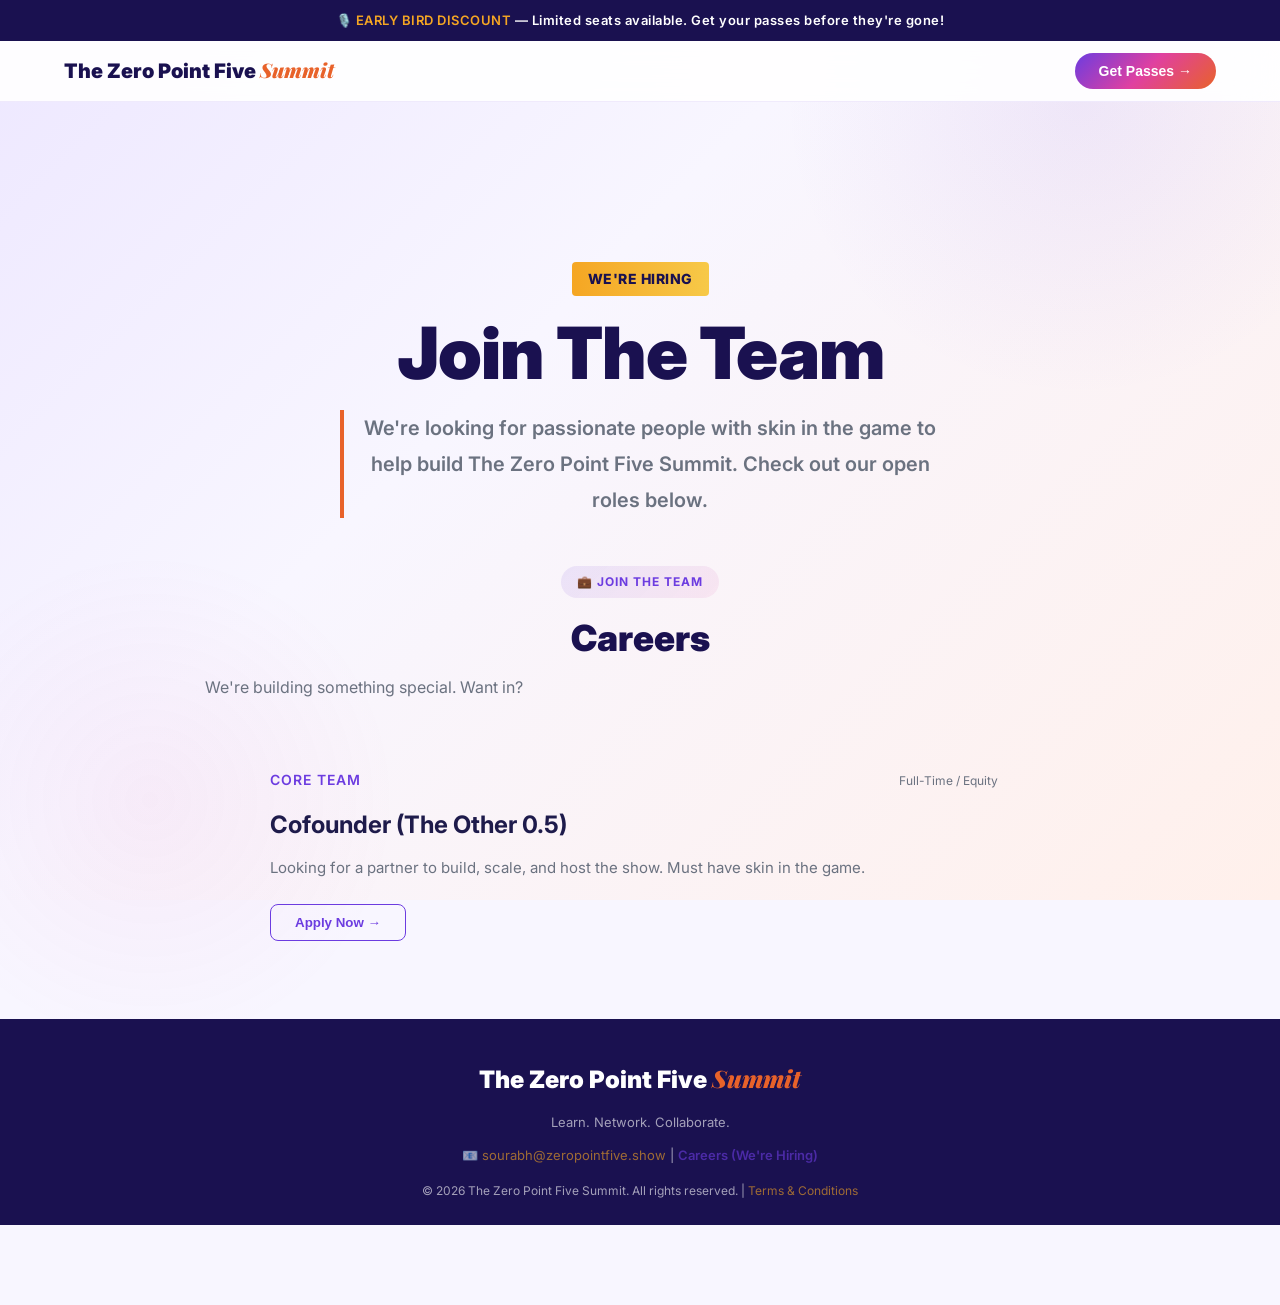
<file: careers.html>
<!DOCTYPE html>
<html lang="en">
<head>
  <meta charset="UTF-8">
  <meta name="viewport" content="width=device-width, initial-scale=1.0">
  <title>The Zero Point Five Summit — Live Panel Discussion with Shark Tank Founders | Pune</title>
  <meta name="description" content="An exclusive live panel discussion with Shark Tank India Featured Founders in Pune. Learn, connect & grow with India's top entrepreneurs. Limited seats — get your passes now.">
  <link rel="stylesheet" href="style.css">
  <link rel="icon" href="data:image/svg+xml,<svg xmlns='http://www.w3.org/2000/svg' viewBox='0 0 100 100'><text y='.9em' font-size='90'>🎙️</text></svg>">
  <!-- Meta Pixel Code -->
  <script>
  !function(f,b,e,v,n,t,s)
  {if(f.fbq)return;n=f.fbq=function(){n.callMethod?
  n.callMethod.apply(n,arguments):n.queue.push(arguments)};
  if(!f._fbq)f._fbq=n;n.push=n;n.loaded=!0;n.version='2.0';
  n.queue=[];t=b.createElement(e);t.async=!0;
  t.src=v;s=b.getElementsByTagName(e)[0];
  s.parentNode.insertBefore(t,s)}(window, document,'script',
  'https://connect.facebook.net/en_US/fbevents.js');
  fbq('init', '1523641102502916');
  fbq('track', 'PageView');
  </script>
  <noscript><img height="1" width="1" style="display:none"
  src="https://www.facebook.com/tr?id=1523641102502916&ev=PageView&noscript=1"
  /></noscript>
  <!-- End Meta Pixel Code -->
</head>
<body>
<div class="page-bg"></div>

<!-- Top Bar -->
<div class="topbar">
  🎙️ <span>EARLY BIRD DISCOUNT</span> — Limited seats available. Get your passes before they're gone!
</div>

<!-- Nav -->
<nav class="navbar">
  <div class="nav-inner">
    <a href="index.html" class="logo">The Zero Point Five <em>Summit</em></a>
    <button class="nav-cta" onclick="window.location.href='https://sortmyscene.com/event/zero-point-five-summit-pune-chapter-jul-26-2026/tickets'">Get Passes →</button>
  </div>
</nav>

<!-- Careers Hero -->
<section class="hero" style="padding: 160px 0 80px 0; min-height: auto; text-align: center;">
  <div class="container">
    <div class="shark-tag" style="display: inline-block; margin-bottom: 24px;">WE'RE HIRING</div>
    <h1 class="hero-title" style="font-size: clamp(48px, 8vw, 72px); margin-bottom: 24px;">
      Join The Team
    </h1>
    <div class="hero-tagline" style="font-size: 20px; max-width: 600px; margin: 0 auto; color: var(--text-light);">
      We're looking for passionate people with skin in the game to help build The Zero Point Five Summit. Check out our open roles below.
    </div>
  </div>
<!-- Careers Section -->
<section class="section careers-section" id="careers">
  <div class="container">
    <div class="section-badge fade-up">💼 Join The Team</div>
    <h2 class="section-title fade-up">Careers</h2>
    <p class="section-sub fade-up">We're building something special. Want in?</p>

    <div class="careers-grid fade-up">
      <div class="job-card" onclick="openCofounderModal()">
        <div class="job-header">
          <span class="job-department">Core Team</span>
          <span class="job-type">Full-Time / Equity</span>
        </div>
        <h3 class="job-title">Cofounder (The Other 0.5)</h3>
        <p class="job-desc">Looking for a partner to build, scale, and host the show. Must have skin in the game.</p>
        <button class="job-btn">Apply Now →</button>
      </div>
    </div>
  </div>
</section>

<!-- Footer -->
<footer class="footer">
  <div class="container">
    <a href="#" class="logo">The Zero Point Five <em>Summit</em></a>
    <p>Learn. Network. Collaborate.</p>
    <p style="margin-top:12px;">📧 <a href="mailto:sourabh@zeropointfive.show">sourabh@zeropointfive.show</a> | <a href="careers.html" style="font-weight: 600; color: var(--purple);">Careers (We're Hiring)</a></p>
    <p style="margin-top:16px; font-size:12px;">© 2026 The Zero Point Five Summit. All rights reserved. | <a href="https://drive.google.com/file/d/1wiJVUCG_kVqA3qfZMRQqmcfmmzZLfgFj/view?usp=sharing" target="_blank">Terms & Conditions</a></p>
  </div>
</footer>

<!-- Success Modal -->
<div class="modal-overlay" id="successModal">
  <div class="modal">
    <div class="loader-spinner"></div>
    <h3>Booking in progress... 🎟️</h3>
    <p>Redirecting you to the payment page...</p>
    <button onclick="window.location.href='https://sortmyscene.com/event/zero-point-five-summit-pune-chapter-jul-26-2026/tickets'">Go to Payment ➔</button>
  </div>
</div>

<!-- Lead Capture Popup -->
<div class="popup-overlay" id="leadPopup">
  <div class="popup-modal">
    <button class="popup-close" onclick="closeLeadPopup()" aria-label="Close">✕</button>
    <div class="popup-header">
      <div class="popup-badge">🎫 LIMITED SEATS</div>
      <h2 class="popup-title">Get Your <span>Summit Pass</span></h2>
      <p class="popup-subtitle">Fill in your details to secure your spot at The Zero Point Five Summit with Shark Tank Featured Founders.</p>
    </div>
    <form class="popup-form" id="popupForm" onsubmit="handlePopupSubmit(event)">
      <div class="popup-row">
        <div class="popup-field">
          <input type="text" id="popupFirstName" placeholder="First Name *" required>
        </div>
        <div class="popup-field">
          <input type="text" id="popupLastName" placeholder="Last Name *" required>
        </div>
      </div>
      <div class="popup-field">
        <input type="email" id="popupEmail" placeholder="Email Address *" required>
      </div>
      <div class="popup-field">
        <input type="tel" id="popupPhone" placeholder="Mobile Number *" required>
      </div>
      <div class="popup-row">
        <div class="popup-field">
          <input type="text" id="popupCity" placeholder="City *" required>
        </div>
        <div class="popup-field">
          <select id="popupRole" required>
            <option value="">Who Are You? *</option>
            <option value="founder">Founder / Co-founder</option>
            <option value="aspiring">Aspiring Entrepreneur</option>
            <option value="creator">Content Creator</option>
            <option value="student">Student</option>
            <option value="professional">Working Professional</option>
            <option value="investor">Investor / Mentor</option>
            <option value="other">Other</option>
          </select>
        </div>
      </div>
      <div class="popup-field">
        <input type="text" id="popupCompany" placeholder="Company / Startup Name">
      </div>
      <button type="submit" class="popup-submit" id="popupSubmitBtn">🎫 Get Your Passes Now</button>
      <p class="popup-note">🔒 Your data is safe. We'll send pass details to your email.</p>
    </form>
  </div>
</div>

<!-- Cofounder Application Modal -->
<div class="popup-overlay" id="cofounderModal">
  <div class="popup-modal cofounder-modal-content">
    <button class="popup-close" onclick="closeCofounderModal()" aria-label="Close">✕</button>
    <div class="popup-header" style="text-align: left;">
      <h2 class="popup-title">So You Want to Be the Other 0.5?</h2>
      <p class="popup-subtitle" style="font-size: 14px; margin-top: 8px;">This is the first filter, not the final interview. Takes ~7 minutes. Be honest — we'll cross-check the interesting answers later anyway.</p>
    </div>
    
    <form class="popup-form cofounder-form" id="cofounderForm" onsubmit="handleCofounderSubmit(event)">
      
      <!-- Section 1: The Basics -->
      <div class="form-section-header">Section 1: The Basics (a.k.a. Who Are You?)</div>
      <div class="popup-field">
        <input type="text" id="cfName" placeholder="Full name *" required>
      </div>
      <div class="popup-field">
        <input type="email" id="cfEmail" placeholder="Email *" required>
      </div>
      <div class="popup-field">
        <input type="tel" id="cfPhone" placeholder="Phone / WhatsApp *" required>
      </div>
      <div class="popup-field">
        <input type="text" id="cfCity" placeholder="City you actually live in (not the one on your bio) *" required>
      </div>
      <div class="popup-field">
        <input type="url" id="cfLink" placeholder="LinkedIn / Instagram / YouTube — drop your strongest link *" required>
      </div>
      <div class="popup-field">
        <input type="text" id="cfJob" placeholder="What do you currently do for money? *" required>
      </div>

      <!-- Section 2: What You Bring to the Table -->
      <div class="form-section-header">Section 2: What You Bring to the Table</div>
      <div class="popup-field checkbox-group-field">
        <label>Pick your superpowers (max 3 — everyone who picks all is picking none) *</label>
        <div class="checkbox-options" id="cfSuperpowers">
          <label><input type="checkbox" value="On-camera presence / hosting" onchange="limitCheckboxes(this)"> On-camera presence / hosting</label>
          <label><input type="checkbox" value="Writing & scripting" onchange="limitCheckboxes(this)"> Writing & scripting</label>
          <label><input type="checkbox" value="Video editing & post-production" onchange="limitCheckboxes(this)"> Video editing & post-production</label>
          <label><input type="checkbox" value="Audio engineering" onchange="limitCheckboxes(this)"> Audio engineering</label>
          <label><input type="checkbox" value="Growth & distribution" onchange="limitCheckboxes(this)"> Growth & distribution (SEO, algorithms, shorts strategy)</label>
          <label><input type="checkbox" value="Sponsorships & sales" onchange="limitCheckboxes(this)"> Sponsorships & sales</label>
          <label><input type="checkbox" value="Design & thumbnails" onchange="limitCheckboxes(this)"> Design & thumbnails</label>
          <label><input type="checkbox" value="Operations & project management" onchange="limitCheckboxes(this)"> Operations & project management</label>
          <label><input type="checkbox" value="Money (I can fund things)" onchange="limitCheckboxes(this)"> Money (I can fund things)</label>
        </div>
        <div class="error-msg" id="superpowerError" style="color: #ff4757; font-size: 12px; margin-top: 4px; display: none;">Please select exactly up to 3 superpowers.</div>
      </div>
      <div class="popup-field">
        <input type="text" id="cfProof" placeholder="Proof of work — link to one thing you've made that you're proud of *" required>
        <span class="field-hint">No portfolio? Describe the best thing you've built, shipped, or grown.</span>
      </div>
      <div class="popup-field">
        <textarea id="cfUniqueSkill" rows="3" placeholder="What can you do that most people around you can't? *" required></textarea>
      </div>

      <!-- Section 3: Skin in the Game -->
      <div class="form-section-header">Section 3: Skin in the Game</div>
      <div class="popup-field">
        <select id="cfHours" required>
          <option value="">How many hours per week can you honestly commit? *</option>
          <option value="Under 5">Under 5 (thanks for your honesty, and goodbye)</option>
          <option value="5–10">5–10</option>
          <option value="10–20">10–20</option>
          <option value="20–40">20–40</option>
          <option value="This IS the plan">This IS the plan</option>
        </select>
      </div>
      <div class="popup-field scale-field">
        <label>On a scale of "side hustle" to "sold my furniture" — where does this rank in your life? *</label>
        <div class="scale-options">
          <span>1</span>
          <label><input type="radio" name="cfScale" value="1" required></label>
          <label><input type="radio" name="cfScale" value="2"></label>
          <label><input type="radio" name="cfScale" value="3"></label>
          <label><input type="radio" name="cfScale" value="4"></label>
          <label><input type="radio" name="cfScale" value="5"></label>
          <span>5</span>
        </div>
      </div>
      <div class="popup-field">
        <select id="cfResilience" required>
          <option value="">If we earn ₹0 for the next 12 months, are you still showing up to record episode 47? *</option>
          <option value="Yes, unconditionally">Yes, unconditionally</option>
          <option value="Yes, if I see growth">Yes, if I see growth</option>
          <option value="I'd need to talk about it">I'd need to talk about it</option>
          <option value="No — and I respect myself for saying it">No — and I respect myself for saying it</option>
        </select>
      </div>
      <div class="popup-field">
        <select id="cfMoney" required>
          <option value="">Can you put money in — for mics, edits, and chai — before sponsors show up? *</option>
          <option value="Yes, meaningfully">Yes, meaningfully</option>
          <option value="Yes, a little">Yes, a little</option>
          <option value="No, but I compensate with time">No, but I compensate with time</option>
          <option value="No">No</option>
        </select>
      </div>

      <!-- Section 4: Intent & Vision -->
      <div class="form-section-header">Section 4: Intent & Vision</div>
      <div class="popup-field">
        <textarea id="cfWhyThis" rows="3" placeholder="Why THIS show, and why with me? ('I love content' is not an answer) *" required></textarea>
      </div>
      <div class="popup-field">
        <textarea id="cfVision" rows="3" placeholder="Describe Zero Point Five Show in 5 years. Be specific — 'big' is not a strategy. *" required></textarea>
      </div>
      <div class="popup-field">
        <input type="text" id="cfSellout" placeholder="If a brand offers us big money to say something we don't believe — what's your number? *" required>
        <span class="field-hint">Everyone has one. Liars write "never."</span>
      </div>
      <div class="popup-field">
        <textarea id="cfQuit" rows="3" placeholder="What would make you quit? Answer honestly — I'll find out eventually anyway. *" required></textarea>
      </div>

      <!-- Section 5: The Prenup Section -->
      <div class="form-section-header">Section 5: The Prenup Section</div>
      <div class="popup-field">
        <select id="cfEquity" required>
          <option value="">How should equity be split between cofounders? *</option>
          <option value="50-50, always">50-50, always</option>
          <option value="Based on contribution, reviewed yearly">Based on contribution, reviewed yearly</option>
          <option value="Whoever started it keeps majority">Whoever started it keeps majority</option>
          <option value="Let's negotiate like adults">Let's negotiate like adults</option>
        </select>
      </div>
      <div class="popup-field">
        <textarea id="cfFallout" rows="3" placeholder="Have you ever fallen out with a partner or collaborator? Tell me the version where it was YOUR fault. *" required></textarea>
      </div>
      <div class="popup-field">
        <select id="cfFeedback" required>
          <option value="">Can you take a "this bit isn't funny" note without a 3-day sulk? *</option>
          <option value="Yes, feedback is fuel">Yes, feedback is fuel</option>
          <option value="Yes, but give me an hour">Yes, but give me an hour</option>
          <option value="Depends who's saying it">Depends who's saying it</option>
          <option value="Define 'sulk'">Define "sulk"</option>
        </select>
      </div>
      <div class="popup-field">
        <textarea id="cfAnythingElse" rows="3" placeholder="Anything else I should know before we get back to you? (Optional)"></textarea>
      </div>

      <button type="submit" class="popup-submit" id="cofounderSubmitBtn">Submit Application</button>
    </form>
  </div>
</div>

<!-- Cofounder Success Modal -->
<div class="modal-overlay" id="cofounderSuccessModal">
  <div class="modal" style="max-width: 500px; text-align: center;">
    <div style="font-size: 48px; margin-bottom: 16px;">✅</div>
    <h3>Application Submitted</h3>
    <p style="margin-top: 12px; color: var(--text-light); line-height: 1.6;">Thanks — the other 0.5 has been notified. If your answers survive the first read, you'll hear from us within a week. If not, episode 1 will still be free to watch.</p>
    <button onclick="document.getElementById('cofounderSuccessModal').classList.remove('active')" style="margin-top: 24px; padding: 12px 24px; background: var(--purple); color: white; border: none; border-radius: 8px; font-weight: 600; cursor: pointer;">Got it</button>
  </div>
</div>

<script src="script.js?v=2.0"></script>
</body>
</html>
</file>
<file: style.css>
@import url('https://fonts.googleapis.com/css2?family=Inter:wght@400;500;600;700;800;900&family=Playfair+Display:ital,wght@0,700;1,700&display=swap');

*, *::before, *::after { margin: 0; padding: 0; box-sizing: border-box; }

:root {
  --navy: #1a1150;
  --purple: #6c3ce0;
  --orange: #e8622a;
  --blue: #3b82f6;
  --gold: #f5a623;
  --pink: #e040a0;
  --bg: #f8f6ff;
  --card-bg: rgba(255,255,255,0.85);
  --text: #1e1b4b;
  --text-light: #6b7280;
  --gradient-cta: linear-gradient(135deg, #6c3ce0, #e040a0, #e8622a);
  --gradient-price: linear-gradient(135deg, #6c3ce0, #e040a0);
}

html { scroll-behavior: smooth; }
body { font-family: 'Inter', sans-serif; background: var(--bg); color: var(--text); line-height: 1.6; overflow-x: hidden; }

/* Animated BG */
.page-bg { position: fixed; inset: 0; z-index: -1; background: linear-gradient(135deg, #ede7ff 0%, #f8f6ff 40%, #fff0eb 100%); }
.page-bg::before { content: ''; position: absolute; width: 600px; height: 600px; background: radial-gradient(circle, rgba(108,60,224,0.08) 0%, transparent 70%); top: -200px; right: -100px; animation: float 20s infinite ease-in-out; }
.page-bg::after { content: ''; position: absolute; width: 500px; height: 500px; background: radial-gradient(circle, rgba(224,64,160,0.06) 0%, transparent 70%); bottom: -150px; left: -100px; animation: float 25s infinite ease-in-out reverse; }
@keyframes float { 0%,100% { transform: translate(0,0); } 50% { transform: translate(40px,-40px); } }

/* Topbar */
.topbar { background: var(--navy); color: #fff; text-align: center; padding: 10px 16px; font-size: 13px; font-weight: 600; letter-spacing: 0.5px; }
.topbar span { color: var(--gold); }

/* Nav */
.navbar { position: sticky; top: 0; z-index: 100; background: rgba(255,255,255,0.9); backdrop-filter: blur(20px); border-bottom: 1px solid rgba(108,60,224,0.1); padding: 12px 0; }
.nav-inner { max-width: 1200px; margin: 0 auto; padding: 0 24px; display: flex; align-items: center; justify-content: space-between; }
.logo { font-size: 20px; font-weight: 900; color: var(--navy); text-decoration: none; }
.logo em { font-style: italic; color: var(--orange); font-family: 'Playfair Display', serif; }
.nav-cta { background: var(--gradient-cta); color: #fff; border: none; padding: 10px 24px; border-radius: 50px; font-weight: 700; font-size: 14px; cursor: pointer; transition: transform 0.2s, box-shadow 0.2s; }
.nav-cta:hover { transform: translateY(-2px); box-shadow: 0 8px 25px rgba(108,60,224,0.3); }

/* Ticker Tape */
.ticker-tape { background: linear-gradient(90deg, #f7c948, #fbbf24, #f59e0b); overflow: hidden; white-space: nowrap; position: relative; }
.ticker-tape::before, .ticker-tape::after { content: ''; position: absolute; top: 0; bottom: 0; width: 60px; z-index: 2; pointer-events: none; }
.ticker-tape::before { left: 0; background: linear-gradient(90deg, #f7c948, transparent); }
.ticker-tape::after { right: 0; background: linear-gradient(90deg, transparent, #f59e0b); }
.ticker-track { display: inline-flex; animation: ticker-scroll 45s linear infinite; }
.ticker-item { display: inline-block; padding: 10px 48px; font-size: 14px; font-weight: 700; color: var(--navy); letter-spacing: 0.3px; }
@keyframes ticker-scroll { 0% { transform: translateX(0); } 100% { transform: translateX(-50%); } }

/* Stock Ticker */
.stock-ticker { background: linear-gradient(90deg, #0f172a, #1e293b, #0f172a); overflow: hidden; white-space: nowrap; position: relative; border-top: 1px solid rgba(59,130,246,0.2); border-bottom: 1px solid rgba(59,130,246,0.2); }
.stock-ticker::before, .stock-ticker::after { content: ''; position: absolute; top: 0; bottom: 0; width: 60px; z-index: 2; pointer-events: none; }
.stock-ticker::before { left: 0; background: linear-gradient(90deg, #0f172a, transparent); }
.stock-ticker::after { right: 0; background: linear-gradient(90deg, transparent, #0f172a); }
.stock-track { animation: ticker-scroll-reverse 50s linear infinite; }
.stock-item { display: inline-flex; align-items: center; gap: 8px; padding: 10px 36px; font-size: 13px; font-weight: 600; color: #94a3b8; border-right: 1px solid rgba(59,130,246,0.15); }
.stock-name { color: #60a5fa; font-weight: 800; letter-spacing: 0.5px; }
.stock-price { color: #e2e8f0; font-family: 'Inter', monospace; }
.stock-up { color: #22c55e; font-weight: 700; }
.stock-down { color: #ef4444; font-weight: 700; }
@keyframes ticker-scroll-reverse { 0% { transform: translateX(-50%); } 100% { transform: translateX(0); } }

/* Container */
.container { max-width: 1200px; margin: 0 auto; padding: 0 24px; }

/* HERO */
.hero { padding: 60px 0 40px; }
.hero-grid { display: grid; grid-template-columns: 1fr 1fr; gap: 48px; align-items: center; }
.hero-badge { display: inline-flex; align-items: center; gap: 8px; background: linear-gradient(135deg, rgba(108,60,224,0.1), rgba(224,64,160,0.1)); border: 1px solid rgba(108,60,224,0.2); padding: 8px 18px; border-radius: 50px; font-size: 13px; font-weight: 700; color: var(--purple); letter-spacing: 1px; text-transform: uppercase; margin-bottom: 12px; animation: pulse-glow 3s infinite; }
@keyframes pulse-glow { 0%,100% { box-shadow: 0 0 0 0 rgba(108,60,224,0.2); } 50% { box-shadow: 0 0 20px 4px rgba(108,60,224,0.15); } }
.hero-badge svg { width: 18px; height: 18px; }
.shark-tag { display: inline-block; background: linear-gradient(90deg, var(--gold), #f7c948); color: var(--navy); font-weight: 800; font-size: 14px; padding: 6px 16px; border-radius: 4px; margin-bottom: 16px; letter-spacing: 0.5px; }
.hero-title { font-size: clamp(52px, 8vw, 90px); font-weight: 900; line-height: 0.92; color: var(--navy); margin-bottom: 8px; letter-spacing: -1px; }
.hero-title .title-the { display: block; font-size: 0.35em; font-weight: 800; letter-spacing: 4px; margin-bottom: 4px; }
.hero-title .summit { font-family: 'Playfair Display', serif; font-style: italic; color: var(--orange); font-size: 0.55em; vertical-align: baseline; margin-left: 4px; letter-spacing: 0; }
.hero-tagline { font-size: 18px; font-weight: 600; color: var(--text); margin: 20px 0; border-left: 4px solid var(--orange); padding-left: 16px; line-height: 1.8; }
.hero-tagline strong { color: var(--orange); }
.hero-meta { display: flex; gap: 24px; margin-top: 20px; flex-wrap: wrap; }
.meta-item { display: flex; align-items: center; gap: 8px; font-weight: 700; font-size: 15px; color: var(--navy); text-transform: uppercase; letter-spacing: 0.5px; }
.meta-item svg { width: 20px; height: 20px; color: var(--purple); }

.venue-line {
  display: inline-block;
  margin-top: 16px;
  font-size: clamp(20px, 3vw, 28px);
  font-weight: 900;
  color: var(--navy);
  text-decoration: none;
  letter-spacing: 0.5px;
  padding: 8px 0;
  border-bottom: 3px solid transparent;
  background-image: linear-gradient(135deg, #6c3ce0, #e040a0);
  background-clip: text;
  -webkit-background-clip: text;
  transition: color 0.3s ease, border-color 0.3s ease;
}
.venue-line:hover {
  -webkit-text-fill-color: transparent;
  border-bottom-color: var(--purple);
}

.hero-right { position: relative; }
.hero-img-wrap { position: relative; border-radius: 20px; overflow: hidden; box-shadow: 0 20px 60px rgba(26,17,80,0.15); }
.hero-img-wrap img { width: 100%; display: block; }
.hero-img-wrap::after { content: ''; position: absolute; inset: 0; background: linear-gradient(135deg, rgba(108,60,224,0.1), transparent 50%); }
.hero-card { position: absolute; top: 20px; right: -20px; background: var(--card-bg); backdrop-filter: blur(16px); border: 1px solid rgba(108,60,224,0.15); border-radius: 16px; padding: 20px; max-width: 240px; box-shadow: 0 12px 40px rgba(0,0,0,0.1); animation: card-float 6s ease-in-out infinite; }
@keyframes card-float { 0%,100% { transform: translateY(0); } 50% { transform: translateY(-10px); } }
.hero-card-icon { width: 48px; height: 48px; background: linear-gradient(135deg, #ede7ff, #e0e7ff); border-radius: 12px; display: flex; align-items: center; justify-content: center; margin-bottom: 12px; font-size: 24px; }
.hero-card h4 { font-size: 15px; font-weight: 800; margin-bottom: 4px; }
.hero-card p { font-size: 13px; color: var(--text-light); line-height: 1.5; }

/* Stats Bar */
.stats-bar { padding: 20px 0 40px; }
.stats-grid { display: flex; align-items: center; justify-content: center; gap: 0; background: var(--card-bg); backdrop-filter: blur(16px); border: 1px solid rgba(108,60,224,0.12); border-radius: 20px; padding: 32px 48px; box-shadow: 0 8px 32px rgba(26,17,80,0.08); }
.stat-item { flex: 1; text-align: center; padding: 8px 16px; }
.stat-number { font-size: 36px; font-weight: 900; background: linear-gradient(135deg, var(--purple), var(--orange)); -webkit-background-clip: text; -webkit-text-fill-color: transparent; background-clip: text; line-height: 1.2; letter-spacing: -0.5px; }
.stat-label { font-size: 13px; font-weight: 700; color: var(--text-light); text-transform: uppercase; letter-spacing: 1.5px; margin-top: 6px; }
.stat-divider { width: 1px; height: 56px; background: linear-gradient(180deg, transparent, rgba(108,60,224,0.25), transparent); flex-shrink: 0; }

/* 3 Pillars Row */
.pillars { padding: 0 0 40px; }
.pillars-grid { display: grid; grid-template-columns: repeat(3, 1fr); gap: 20px; }
.pillar { display: flex; align-items: flex-start; gap: 14px; background: var(--card-bg); backdrop-filter: blur(12px); border: 1px solid rgba(108,60,224,0.1); border-radius: 16px; padding: 24px; transition: transform 0.3s, box-shadow 0.3s; }
.pillar:hover { transform: translateY(-4px); box-shadow: 0 12px 32px rgba(108,60,224,0.12); }
.pillar-icon { width: 48px; height: 48px; min-width: 48px; border-radius: 12px; display: flex; align-items: center; justify-content: center; font-size: 22px; }
.pillar:nth-child(1) .pillar-icon { background: linear-gradient(135deg, #ede7ff, #c7d2fe); }
.pillar:nth-child(2) .pillar-icon { background: linear-gradient(135deg, #fce7f3, #f9a8d4); }
.pillar:nth-child(3) .pillar-icon { background: linear-gradient(135deg, #e0e7ff, #a5b4fc); }
.pillar h4 { font-size: 14px; font-weight: 800; text-transform: uppercase; letter-spacing: 0.5px; color: var(--purple); margin-bottom: 4px; }
.pillar p { font-size: 13px; color: var(--text-light); }

/* CTA Banner */
.cta-banner { padding: 0 0 48px; }
.cta-inner { display: grid; grid-template-columns: 1.2fr 1fr 1fr; gap: 0; border-radius: 20px; overflow: hidden; box-shadow: 0 12px 40px rgba(0,0,0,0.12); }
.cta-left { background: linear-gradient(135deg, var(--navy), #2d1b69); color: #fff; padding: 32px; display: flex; flex-direction: column; justify-content: center; position: relative; overflow: hidden; }
.cta-left::before { content: ''; position: absolute; width: 200px; height: 200px; background: radial-gradient(circle, rgba(108,60,224,0.3), transparent); top: -50px; right: -50px; border-radius: 50%; }
.cta-left .ticket-icon { font-size: 40px; margin-bottom: 8px; }
.cta-left .limited { background: var(--gradient-cta); -webkit-background-clip: text; -webkit-text-fill-color: transparent; font-weight: 800; font-size: 14px; text-transform: uppercase; letter-spacing: 1.5px; }
.cta-left h3 { font-size: 32px; font-weight: 900; margin: 4px 0 8px; }
.cta-left p { font-size: 14px; opacity: 0.8; }
.cta-mid { background: #fff; padding: 32px; display: flex; flex-direction: column; align-items: flex-start; justify-content: center; }
.cta-mid .apply-btn { display: inline-flex; align-items: center; gap: 10px; background: var(--gradient-cta); color: #fff; font-weight: 800; font-size: 16px; padding: 14px 32px; border-radius: 50px; border: none; cursor: pointer; transition: transform 0.2s, box-shadow 0.2s; text-decoration: none; margin-bottom: 12px; }
.cta-mid .apply-btn:hover { transform: translateY(-3px) scale(1.02); box-shadow: 0 12px 30px rgba(108,60,224,0.35); }
.cta-mid .apply-btn svg { width: 20px; height: 20px; }
.cta-mid p { font-size: 14px; color: var(--text-light); }
.cta-right { background: linear-gradient(135deg, #f8f6ff, #fff); padding: 32px; display: flex; flex-direction: column; align-items: center; justify-content: center; border-left: 1px solid rgba(108,60,224,0.1); }
.cta-right .price-label { font-size: 12px; font-weight: 800; text-transform: uppercase; letter-spacing: 1.5px; background: var(--gradient-price); -webkit-background-clip: text; -webkit-text-fill-color: transparent; margin-bottom: 8px; }
.cta-right .price { font-size: 48px; font-weight: 900; color: var(--navy); }
.cta-right .price-old { font-size: 20px; color: #aaa; text-decoration: line-through; margin-top: 4px; }

/* Sections Common */
.section { padding: 48px 0; }
.section-badge { display: inline-flex; align-items: center; gap: 6px; background: linear-gradient(135deg, rgba(108,60,224,0.1), rgba(224,64,160,0.08)); padding: 6px 16px; border-radius: 50px; font-size: 12px; font-weight: 700; color: var(--purple); text-transform: uppercase; letter-spacing: 1px; margin-bottom: 12px; }
.section-title { font-size: 36px; font-weight: 900; color: var(--navy); margin-bottom: 8px; }
.section-sub { font-size: 16px; color: var(--text-light); max-width: 600px; margin-bottom: 36px; }

/* Format / Timeline */
.format-grid { display: grid; grid-template-columns: repeat(2, 1fr); gap: 24px; }
.format-card { background: #fff; border: 1px solid rgba(108,60,224,0.08); border-radius: 20px; padding: 32px; transition: transform 0.4s cubic-bezier(.25,.8,.25,1), box-shadow 0.4s cubic-bezier(.25,.8,.25,1); position: relative; overflow: hidden; }
.format-card::before { content: ''; position: absolute; top: 0; left: 0; right: 0; height: 4px; border-radius: 20px 20px 0 0; }
.format-card::after { content: ''; position: absolute; top: 0; right: 0; width: 120px; height: 120px; border-radius: 50%; opacity: 0; transition: opacity 0.4s; }
.format-card:nth-child(1)::before { background: linear-gradient(90deg, var(--purple), #a78bfa); }
.format-card:nth-child(2)::before { background: linear-gradient(90deg, var(--orange), #fb923c); }
.format-card:nth-child(3)::before { background: linear-gradient(90deg, var(--pink), #f472b6); }
.format-card:nth-child(4)::before { background: linear-gradient(90deg, var(--blue), #60a5fa); }
.format-card:nth-child(1)::after { background: radial-gradient(circle, rgba(108,60,224,0.06), transparent 70%); }
.format-card:nth-child(2)::after { background: radial-gradient(circle, rgba(232,98,42,0.06), transparent 70%); }
.format-card:nth-child(3)::after { background: radial-gradient(circle, rgba(224,64,160,0.06), transparent 70%); }
.format-card:nth-child(4)::after { background: radial-gradient(circle, rgba(59,130,246,0.06), transparent 70%); }
.format-card:hover { transform: translateY(-6px); }
.format-card:hover::after { opacity: 1; }
.format-card:nth-child(1):hover { box-shadow: 0 20px 40px rgba(108,60,224,0.15); }
.format-card:nth-child(2):hover { box-shadow: 0 20px 40px rgba(232,98,42,0.15); }
.format-card:nth-child(3):hover { box-shadow: 0 20px 40px rgba(224,64,160,0.15); }
.format-card:nth-child(4):hover { box-shadow: 0 20px 40px rgba(59,130,246,0.15); }
.format-card .fc-icon { width: 52px; height: 52px; border-radius: 14px; display: flex; align-items: center; justify-content: center; font-size: 24px; margin-bottom: 16px; box-shadow: 0 4px 12px rgba(0,0,0,0.06); }
.format-card:nth-child(1) .fc-icon { background: linear-gradient(135deg, #ede7ff, #c7d2fe); }
.format-card:nth-child(2) .fc-icon { background: linear-gradient(135deg, #fff7ed, #fed7aa); }
.format-card:nth-child(3) .fc-icon { background: linear-gradient(135deg, #fce7f3, #f9a8d4); }
.format-card:nth-child(4) .fc-icon { background: linear-gradient(135deg, #e0f2fe, #93c5fd); }
.format-card h4 { font-size: 17px; font-weight: 800; margin-bottom: 8px; color: var(--navy); }
.format-card p { font-size: 14px; color: var(--text-light); line-height: 1.6; }

/* Learn Grid */
.learn-grid { display: grid; grid-template-columns: repeat(3, 1fr); gap: 20px; }
.learn-card { background: var(--card-bg); backdrop-filter: blur(12px); border: 1px solid rgba(108,60,224,0.08); border-radius: 16px; padding: 28px; text-align: center; transition: transform 0.3s, box-shadow 0.3s; }
.learn-card:hover { transform: translateY(-6px); box-shadow: 0 16px 40px rgba(108,60,224,0.12); }
.learn-icon { width: 56px; height: 56px; border-radius: 16px; display: flex; align-items: center; justify-content: center; margin: 0 auto 16px; font-size: 24px; background: linear-gradient(135deg, #ede7ff, #e0e7ff); }
.learn-card h4 { font-size: 15px; font-weight: 800; color: var(--navy); margin-bottom: 6px; }
.learn-card p { font-size: 13px; color: var(--text-light); }

/* Topics */
.topics-grid { display: grid; grid-template-columns: repeat(2, 1fr); gap: 16px; }
.topic-item { display: flex; align-items: flex-start; gap: 12px; background: var(--card-bg); border: 1px solid rgba(108,60,224,0.08); border-radius: 14px; padding: 20px; transition: transform 0.2s; }
.topic-item:hover { transform: translateX(6px); }
.topic-check { width: 28px; height: 28px; min-width: 28px; border-radius: 50%; background: linear-gradient(135deg, var(--purple), var(--pink)); display: flex; align-items: center; justify-content: center; color: #fff; font-size: 14px; margin-top: 2px; }
.topic-item p { font-size: 15px; font-weight: 600; color: var(--navy); }

/* Q&A Section */
.qa-section { background: linear-gradient(135deg, var(--navy), #2d1b69); border-radius: 24px; padding: 48px; margin: 0 auto 48px; color: #fff; position: relative; overflow: hidden; }
.qa-section::before { content: ''; position: absolute; width: 400px; height: 400px; background: radial-gradient(circle, rgba(108,60,224,0.2), transparent); top: -150px; right: -100px; border-radius: 50%; }
.qa-section .section-badge { background: rgba(255,255,255,0.1); color: #c7b3ff; }
.qa-section .section-title { color: #fff; }
.qa-section .section-sub { color: rgba(255,255,255,0.7); }
.qa-grid { display: grid; grid-template-columns: repeat(2, 1fr); gap: 16px; }
.qa-item { background: rgba(255,255,255,0.08); backdrop-filter: blur(8px); border: 1px solid rgba(255,255,255,0.1); border-radius: 14px; padding: 20px; display: flex; gap: 12px; }
.qa-num { width: 32px; height: 32px; min-width: 32px; border-radius: 50%; background: var(--gradient-cta); display: flex; align-items: center; justify-content: center; font-weight: 800; font-size: 14px; }
.qa-item h4 { font-size: 14px; font-weight: 700; margin-bottom: 4px; }
.qa-item p { font-size: 13px; color: rgba(255,255,255,0.65); }

/* Event Notice */
.event-notice {
  background: linear-gradient(135deg, rgba(108,60,224,0.06), rgba(232,98,42,0.05));
  border: 1px solid rgba(108,60,224,0.15);
  border-left: 4px solid var(--orange);
  border-radius: 16px;
  padding: 28px 32px;
  margin-bottom: 36px;
}
.event-notice-header {
  font-size: 15px;
  font-weight: 800;
  color: var(--orange);
  text-transform: uppercase;
  letter-spacing: 0.5px;
  margin-bottom: 12px;
}
.event-notice p {
  font-size: 14px;
  color: var(--text);
  line-height: 1.7;
  margin-bottom: 8px;
}
.event-notice ul {
  list-style: none;
  padding: 0;
  margin: 12px 0;
}
.event-notice ul li {
  padding: 6px 0;
  font-size: 14px;
  color: var(--text);
  padding-left: 20px;
  position: relative;
}
.event-notice ul li::before {
  content: '→';
  position: absolute;
  left: 0;
  color: var(--purple);
  font-weight: 700;
}
.event-notice-highlight {
  font-style: italic;
  color: var(--purple) !important;
  font-weight: 600;
}

/* Timeline */
.timeline-section { margin-top: 12px; }
.timeline-heading {
  font-size: 22px;
  font-weight: 800;
  color: var(--navy);
  margin-bottom: 24px;
}
.timeline {
  position: relative;
  padding-left: 32px;
}
.timeline::before {
  content: '';
  position: absolute;
  left: 12px;
  top: 0;
  bottom: 0;
  width: 3px;
  background: linear-gradient(180deg, var(--purple), var(--pink), var(--orange));
  border-radius: 4px;
}
.timeline-item {
  position: relative;
  padding-bottom: 28px;
  display: flex;
  gap: 20px;
}
.timeline-item::before {
  content: '';
  position: absolute;
  left: -26px;
  top: 6px;
  width: 12px;
  height: 12px;
  border-radius: 50%;
  background: var(--purple);
  border: 3px solid var(--bg);
  box-shadow: 0 0 0 2px var(--purple);
  z-index: 1;
}
.timeline-item:last-child { padding-bottom: 0; }
.timeline-time {
  min-width: 130px;
  font-size: 13px;
  font-weight: 800;
  color: var(--purple);
  padding-top: 4px;
  white-space: nowrap;
}
.timeline-content {
  flex: 1;
  background: var(--card-bg);
  border: 1px solid rgba(108,60,224,0.08);
  border-radius: 14px;
  padding: 20px 24px;
}
.timeline-content h4 {
  font-size: 16px;
  font-weight: 800;
  color: var(--navy);
  margin-bottom: 6px;
}
.timeline-content p {
  font-size: 13px;
  color: var(--text-light);
  line-height: 1.6;
  margin: 0;
}
.timeline-tracks {
  display: grid;
  grid-template-columns: 1fr 1fr;
  gap: 16px;
}
.timeline-track-col h4 { margin-top: 8px; }
.timeline-track-badge {
  display: inline-block;
  font-size: 11px;
  font-weight: 700;
  padding: 3px 12px;
  border-radius: 50px;
  letter-spacing: 0.5px;
  text-transform: uppercase;
  margin-bottom: 4px;
}
.track-main {
  background: rgba(108,60,224,0.1);
  color: var(--purple);
}
.track-pitch {
  background: rgba(232,98,42,0.1);
  color: var(--orange);
}
.track-all {
  background: linear-gradient(135deg, rgba(108,60,224,0.15), rgba(224,64,160,0.1));
  color: var(--purple);
}

/* Attendee Benefits */
.attendee-benefits {
  display: flex;
  flex-direction: column;
  gap: 20px;
}
.benefit-card {
  display: flex;
  align-items: flex-start;
  gap: 20px;
  background: var(--card-bg);
  border: 1px solid rgba(108,60,224,0.08);
  border-radius: 18px;
  padding: 28px 32px;
  transition: transform 0.3s ease, box-shadow 0.3s ease;
}
.benefit-card:hover {
  transform: translateX(6px);
  box-shadow: 0 12px 32px rgba(108,60,224,0.1);
}
.benefit-number {
  font-size: 36px;
  font-weight: 900;
  color: var(--purple);
  line-height: 1;
  min-width: 44px;
  background: var(--gradient-cta);
  -webkit-background-clip: text;
  -webkit-text-fill-color: transparent;
}
.benefit-title {
  font-size: 18px;
  font-weight: 800;
  color: var(--navy);
  margin-bottom: 6px;
}
.benefit-body p {
  font-size: 14px;
  color: var(--text-light);
  line-height: 1.7;
}

/* Pitch Pit Section */
.pitch-pit-card {
  background: linear-gradient(135deg, rgba(232,98,42,0.04), rgba(224,64,160,0.04));
  border: 1px solid rgba(232,98,42,0.15);
  border-radius: 24px;
  padding: 48px 40px;
}
.pitch-pit-grid {
  display: grid;
  grid-template-columns: 1fr 1fr;
  gap: 16px;
  margin-bottom: 28px;
}
.pitch-pit-item {
  display: flex;
  align-items: flex-start;
  gap: 14px;
  background: rgba(255,255,255,0.7);
  border: 1px solid rgba(108,60,224,0.08);
  border-radius: 14px;
  padding: 18px 20px;
}
.pp-icon {
  font-size: 22px;
  flex-shrink: 0;
  line-height: 1.3;
}
.pitch-pit-item p {
  font-size: 14px;
  color: var(--text);
  line-height: 1.6;
  margin: 0;
}
.pitch-pit-quote {
  background: linear-gradient(135deg, var(--navy), #2d1b6e);
  border-radius: 16px;
  padding: 24px 28px;
}
.pitch-pit-quote h4 {
  color: var(--gold);
  font-size: 14px;
  font-weight: 700;
  margin-bottom: 8px;
}
.pitch-pit-quote p {
  color: rgba(255,255,255,0.75);
  font-size: 14px;
  line-height: 1.7;
  margin: 0;
}

/* Responsive — New Sections */
@media (max-width: 768px) {
  .timeline-item { flex-direction: column; gap: 8px; }
  .timeline-time { min-width: unset; }
  .timeline-tracks { grid-template-columns: 1fr; }
  .pitch-pit-grid { grid-template-columns: 1fr; }
  .pitch-pit-card { padding: 28px 20px; }
  .benefit-card { flex-direction: column; gap: 12px; padding: 24px 20px; }
  .event-notice { padding: 20px; }
}

/* Who For */
.who-grid { display: grid; grid-template-columns: repeat(3, 1fr); gap: 16px; }
.who-card { background: var(--card-bg); border: 1px solid rgba(108,60,224,0.08); border-radius: 16px; padding: 24px; text-align: center; transition: transform 0.3s; }
.who-card:hover { transform: translateY(-4px); box-shadow: 0 12px 30px rgba(108,60,224,0.1); }
.who-emoji { font-size: 36px; margin-bottom: 12px; }
.who-card h4 { font-size: 14px; font-weight: 800; color: var(--navy); margin-bottom: 4px; }
.who-card p { font-size: 13px; color: var(--text-light); }

/* Bottom Features */
.bottom-features { padding: 0 0 48px; }
.bf-grid { display: grid; grid-template-columns: repeat(3, 1fr); gap: 20px; }
.bf-card { background: var(--card-bg); border: 1px solid rgba(108,60,224,0.08); border-radius: 16px; padding: 28px; text-align: center; transition: transform 0.3s; }
.bf-card:hover { transform: translateY(-4px); box-shadow: 0 12px 30px rgba(108,60,224,0.1); }
.bf-icon { width: 52px; height: 52px; border-radius: 14px; display: flex; align-items: center; justify-content: center; margin: 0 auto 14px; font-size: 22px; }
.bf-card:nth-child(1) .bf-icon { background: linear-gradient(135deg, #ede7ff, #c7d2fe); }
.bf-card:nth-child(2) .bf-icon { background: linear-gradient(135deg, #fef3c7, #fcd34d); }
.bf-card:nth-child(3) .bf-icon { background: linear-gradient(135deg, #e0e7ff, #a5b4fc); }
.bf-card h4 { font-size: 14px; font-weight: 800; text-transform: uppercase; color: var(--navy); letter-spacing: 0.5px; margin-bottom: 4px; }
.bf-card p { font-size: 13px; color: var(--text-light); }

/* Registration Form */
.form-section { padding: 48px 0 60px; }
.form-wrapper { display: grid; grid-template-columns: 1fr 1.1fr; gap: 40px; align-items: start; }
.form-info h2 { font-size: 36px; font-weight: 900; color: var(--navy); margin-bottom: 16px; }
.form-info p { color: var(--text-light); font-size: 15px; margin-bottom: 24px; line-height: 1.7; }
.form-perks { list-style: none; }
.form-perks li { display: flex; align-items: center; gap: 10px; padding: 8px 0; font-size: 14px; font-weight: 600; color: var(--navy); }
.form-perks li span { width: 28px; height: 28px; border-radius: 50%; background: linear-gradient(135deg, var(--purple), var(--pink)); color: #fff; display: flex; align-items: center; justify-content: center; font-size: 13px; }
.form-card { background: #fff; border: 1px solid rgba(108,60,224,0.12); border-radius: 20px; padding: 36px; box-shadow: 0 20px 60px rgba(26,17,80,0.08); position: relative; overflow: hidden; }
.form-card::before { content: ''; position: absolute; top: 0; left: 0; right: 0; height: 4px; background: var(--gradient-cta); }
.form-card h3 { font-size: 22px; font-weight: 800; color: var(--navy); margin-bottom: 4px; }
.form-card .form-sub { font-size: 13px; color: var(--text-light); margin-bottom: 24px; }
.form-group { margin-bottom: 18px; }
.form-group label { display: block; font-size: 13px; font-weight: 700; color: var(--navy); margin-bottom: 6px; }
.form-group input, .form-group select, .form-group textarea { width: 100%; padding: 12px 16px; border: 1.5px solid #e5e7eb; border-radius: 12px; font-size: 14px; font-family: 'Inter', sans-serif; background: #fafafe; transition: border-color 0.3s, box-shadow 0.3s; }
.form-group input:focus, .form-group select:focus, .form-group textarea:focus { outline: none; border-color: var(--purple); box-shadow: 0 0 0 3px rgba(108,60,224,0.1); }
.form-group textarea { resize: vertical; min-height: 80px; }
.form-row { display: grid; grid-template-columns: 1fr 1fr; gap: 16px; }
.submit-btn { width: 100%; padding: 14px; background: var(--gradient-cta); color: #fff; border: none; border-radius: 12px; font-size: 16px; font-weight: 800; cursor: pointer; transition: transform 0.2s, box-shadow 0.2s; margin-top: 8px; }
.submit-btn:hover { transform: translateY(-2px); box-shadow: 0 12px 30px rgba(108,60,224,0.3); }
.form-note { text-align: center; font-size: 12px; color: var(--text-light); margin-top: 12px; }

/* Countdown */
.countdown-bar { background: linear-gradient(135deg, var(--navy), #2d1b69); padding: 32px 0; text-align: center; color: #fff; }
.countdown-bar h3 { font-size: 18px; font-weight: 700; margin-bottom: 16px; }
.countdown-bar h3 span { color: var(--gold); }
.countdown { display: flex; justify-content: center; gap: 20px; }
.cd-item { text-align: center; }
.cd-num { font-size: 40px; font-weight: 900; background: var(--gradient-cta); -webkit-background-clip: text; -webkit-text-fill-color: transparent; }
.cd-label { font-size: 12px; text-transform: uppercase; letter-spacing: 1px; opacity: 0.7; }

/* Footer */
.footer { background: var(--navy); color: #fff; padding: 40px 0 24px; text-align: center; }
.footer .logo { color: #fff; font-size: 24px; display: block; margin-bottom: 12px; }
.footer p { font-size: 13px; opacity: 0.6; }
.footer a { color: var(--gold); text-decoration: none; }

/* Success Modal */
.modal-overlay { display: none; position: fixed; inset: 0; background: rgba(0,0,0,0.6); backdrop-filter: blur(8px); z-index: 1000; align-items: center; justify-content: center; }
.modal-overlay.active { display: flex; }
.modal { background: #fff; border-radius: 24px; padding: 48px; text-align: center; max-width: 440px; width: 90%; position: relative; animation: modal-in 0.4s ease; }
@keyframes modal-in { from { transform: scale(0.9) translateY(20px); opacity: 0; } }
.modal .check { width: 72px; height: 72px; background: linear-gradient(135deg, #10b981, #34d399); border-radius: 50%; display: flex; align-items: center; justify-content: center; margin: 0 auto 20px; font-size: 32px; color: #fff; }
.modal .loader-spinner { width: 64px; height: 64px; border: 5px solid rgba(168, 85, 247, 0.1); border-top-color: #a855f7; border-radius: 50%; animation: spin 1s infinite linear; margin: 0 auto 24px; }
@keyframes spin { to { transform: rotate(360deg); } }
.modal h3 { font-size: 24px; font-weight: 800; color: var(--navy); margin-bottom: 8px; }
.modal p { font-size: 14px; color: var(--text-light); margin-bottom: 20px; }
.modal button { background: var(--gradient-cta); color: #fff; border: none; padding: 12px 32px; border-radius: 50px; font-weight: 700; cursor: pointer; }

/* Scroll animations */
.fade-up { opacity: 0; transform: translateY(30px); transition: opacity 0.6s ease, transform 0.6s ease; }
.fade-up.visible { opacity: 1; transform: translateY(0); }

/* Responsive */
@media (max-width: 900px) {
  .hero-grid { grid-template-columns: 1fr; text-align: center; }
  .hero-right { order: -1; }
  .hero-card { position: relative; top: auto; right: auto; margin: -30px auto 0; }
  .hero-tagline { text-align: left; }
  .pillars-grid, .learn-grid, .who-grid, .bf-grid { grid-template-columns: 1fr; }
  .format-grid, .topics-grid, .qa-grid { grid-template-columns: 1fr; }
  .cta-inner { grid-template-columns: 1fr; }
  .form-wrapper { grid-template-columns: 1fr; }
  .hero-meta { justify-content: center; }
  .qa-section { padding: 32px 20px; margin: 0 12px 48px; }
  .stats-grid { flex-wrap: wrap; padding: 24px 20px; gap: 12px; }
  .stat-divider { width: 100%; height: 1px; }
  .stat-item { flex: 1 1 40%; min-width: 120px; }
  .popup-modal { max-width: 95vw; margin: 16px; max-height: 90vh; }
  .popup-row { grid-template-columns: 1fr; }
}
@media (max-width: 600px) {
  .hero-title { font-size: 40px; }
  .form-row { grid-template-columns: 1fr; }
}

/* Lead Capture Popup */
.popup-overlay { position: fixed; inset: 0; background: rgba(10,5,30,0.75); backdrop-filter: blur(8px); z-index: 10000; display: flex; align-items: center; justify-content: center; opacity: 0; visibility: hidden; transition: opacity 0.4s ease, visibility 0.4s ease; }
.popup-overlay.active { opacity: 1; visibility: visible; }
.popup-modal { background: #fff; border-radius: 24px; padding: 40px 36px 32px; max-width: 520px; width: 100%; position: relative; box-shadow: 0 32px 80px rgba(26,17,80,0.25), 0 0 0 1px rgba(108,60,224,0.1); transform: translateY(30px) scale(0.95); transition: transform 0.4s cubic-bezier(0.34, 1.56, 0.64, 1); overflow-y: auto; max-height: 92vh; }
.popup-overlay.active .popup-modal { transform: translateY(0) scale(1); }
.popup-close { position: absolute; top: 16px; right: 16px; width: 36px; height: 36px; border-radius: 50%; border: none; background: var(--navy); color: #fff; font-size: 16px; font-weight: 700; cursor: pointer; display: flex; align-items: center; justify-content: center; transition: transform 0.2s, background 0.2s; z-index: 2; }
.popup-close:hover { transform: rotate(90deg); background: var(--purple); }
.popup-header { text-align: center; margin-bottom: 24px; }
.popup-badge { display: inline-block; background: linear-gradient(90deg, var(--gold), #f7c948); color: var(--navy); font-size: 12px; font-weight: 800; padding: 5px 14px; border-radius: 50px; letter-spacing: 1px; margin-bottom: 12px; }
.popup-title { font-size: 28px; font-weight: 900; color: var(--navy); line-height: 1.2; }
.popup-title span { background: linear-gradient(135deg, var(--purple), var(--orange)); -webkit-background-clip: text; -webkit-text-fill-color: transparent; background-clip: text; }
.popup-subtitle { font-size: 14px; color: var(--text-light); margin-top: 8px; line-height: 1.5; }
.popup-form { display: flex; flex-direction: column; gap: 12px; }
.popup-row { display: grid; grid-template-columns: 1fr 1fr; gap: 12px; }
.popup-field input, .popup-field select, .popup-field textarea { width: 100%; padding: 14px 16px; border: 2px solid #e8e5f0; border-radius: 12px; font-size: 14px; font-family: 'Inter', sans-serif; font-weight: 500; color: var(--navy); background: #faf9ff; transition: border-color 0.3s, box-shadow 0.3s; outline: none; box-sizing: border-box; }
.popup-field textarea { resize: vertical; min-height: 80px; }
.popup-field input::placeholder, .popup-field textarea::placeholder { color: #a099b0; font-weight: 500; }
.popup-field select { color: #a099b0; appearance: none; background-image: url("data:image/svg+xml,%3Csvg xmlns='http://www.w3.org/2000/svg' width='12' height='12' viewBox='0 0 24 24' fill='none' stroke='%23a099b0' stroke-width='3'%3E%3Cpath d='M6 9l6 6 6-6'/%3E%3C/svg%3E"); background-repeat: no-repeat; background-position: right 16px center; }
.popup-field select:valid { color: var(--navy); }
.popup-field input:focus, .popup-field select:focus, .popup-field textarea:focus { border-color: var(--purple); box-shadow: 0 0 0 4px rgba(108,60,224,0.1); background: #fff; }
.popup-submit { width: 100%; padding: 16px; background: var(--gradient-cta); color: #fff; border: none; border-radius: 14px; font-size: 17px; font-weight: 800; font-family: 'Inter', sans-serif; cursor: pointer; transition: transform 0.2s, box-shadow 0.2s; margin-top: 4px; letter-spacing: 0.3px; }
.popup-submit:hover { transform: translateY(-2px); box-shadow: 0 12px 32px rgba(108,60,224,0.3); }
.popup-submit:active { transform: translateY(0); }
.popup-note { text-align: center; font-size: 12px; color: var(--text-light); margin-top: 4px; }

/* Speakers Banner Section */
.speakers-banner-section {
  padding: 48px 0;
  background: transparent;
}
.speakers-banner-card {
  background: rgba(255, 255, 255, 0.4);
  backdrop-filter: blur(12px);
  -webkit-backdrop-filter: blur(12px);
  border-radius: 24px;
  overflow: hidden;
  border: 1px solid rgba(108, 60, 224, 0.12);
  box-shadow: 0 24px 64px rgba(26, 17, 80, 0.08);
  transition: transform 0.3s ease, box-shadow 0.3s ease;
}
.speakers-banner-card:hover {
  transform: translateY(-4px);
  box-shadow: 0 32px 80px rgba(26, 17, 80, 0.12);
  border-color: rgba(108, 60, 224, 0.2);
}
.speakers-banner-img {
  width: 100%;
  height: auto;
  display: block;
  object-fit: cover;
  transition: transform 0.6s cubic-bezier(0.16, 1, 0.3, 1);
}
.speakers-banner-card:hover .speakers-banner-img {
  transform: scale(1.015);
}

/* Speaker Credential Cards */
.speaker-cards-grid {
  display: grid;
  grid-template-columns: repeat(3, 1fr);
  gap: 24px;
  margin-top: 40px;
}
.speaker-card {
  background: var(--card-bg);
  border-radius: 20px;
  padding: 28px 20px 24px;
  text-align: center;
  border: 1px solid rgba(108, 60, 224, 0.1);
  box-shadow: 0 8px 32px rgba(26, 17, 80, 0.06);
  transition: transform 0.3s ease, box-shadow 0.3s ease, border-color 0.3s ease;
  position: relative;
  overflow: hidden;
}
.speaker-card::before {
  content: '';
  position: absolute;
  top: 0;
  left: 0;
  right: 0;
  height: 4px;
  background: linear-gradient(90deg, #6c3ce0, #e040a0, #e8622a);
  opacity: 0;
  transition: opacity 0.3s ease;
}
.speaker-card:hover {
  transform: translateY(-6px);
  box-shadow: 0 20px 50px rgba(108, 60, 224, 0.15);
  border-color: rgba(108, 60, 224, 0.25);
}
.speaker-card:hover::before {
  opacity: 1;
}
.shark-tank-badge {
  display: inline-block;
  background: linear-gradient(135deg, #1a1150, #2d1b6e);
  color: #f7c948;
  font-size: 11px;
  font-weight: 700;
  padding: 5px 14px;
  border-radius: 50px;
  letter-spacing: 0.3px;
  margin-bottom: 18px;
  text-transform: uppercase;
}
.speaker-avatar {
  width: 72px;
  height: 72px;
  border-radius: 50%;
  background: var(--gradient-cta);
  display: flex;
  align-items: center;
  justify-content: center;
  margin: 0 auto 16px;
  box-shadow: 0 6px 20px rgba(108, 60, 224, 0.25);
}
.speaker-initials {
  color: #fff;
  font-size: 22px;
  font-weight: 800;
  letter-spacing: 1px;
}
.speaker-name {
  font-size: 18px;
  font-weight: 800;
  color: var(--navy);
  margin-bottom: 4px;
}
.speaker-role {
  font-size: 14px;
  color: var(--text-light);
  font-weight: 500;
  margin-bottom: 14px;
}
.speaker-stats {
  display: flex;
  flex-wrap: wrap;
  gap: 8px;
  justify-content: center;
}
.speaker-stat {
  display: inline-block;
  background: rgba(108, 60, 224, 0.08);
  color: var(--purple);
  font-size: 12px;
  font-weight: 700;
  padding: 5px 12px;
  border-radius: 50px;
}

/* As Seen On Trust Strip */
.seen-on-strip {
  background: linear-gradient(135deg, #1a1150, #2d1b6e);
  border-radius: 16px;
  padding: 24px 32px;
  margin: 32px auto 0;
  max-width: 620px;
  text-align: center;
}
.seen-on-inner {
  display: flex;
  align-items: center;
  justify-content: center;
  gap: 16px;
  margin-bottom: 10px;
}
.seen-on-label {
  color: rgba(255, 255, 255, 0.5);
  font-size: 12px;
  font-weight: 600;
  text-transform: uppercase;
  letter-spacing: 1.5px;
}
.seen-on-logo {
  display: flex;
  align-items: center;
  gap: 12px;
}
.shark-tank-logo-text {
  color: #f7c948;
  font-size: 18px;
  font-weight: 900;
  letter-spacing: 1px;
}
.seen-on-divider {
  color: rgba(255, 255, 255, 0.2);
  font-size: 20px;
}
.seen-on-network {
  color: rgba(255, 255, 255, 0.7);
  font-size: 14px;
  font-weight: 600;
}
.seen-on-desc {
  color: rgba(255, 255, 255, 0.55);
  font-size: 13px;
  margin: 0;
  line-height: 1.5;
}

/* Speaker Bio */
.speaker-bio {
  font-size: 13px;
  color: var(--text-light);
  line-height: 1.6;
  margin-bottom: 14px;
  min-height: 60px;
}

/* Credibility Stats Bar */
.credibility-bar {
  display: flex;
  align-items: center;
  justify-content: center;
  gap: 0;
  background: linear-gradient(135deg, #1a1150, #2d1b6e);
  border-radius: 16px;
  padding: 28px 32px;
  margin-top: 40px;
}
.cred-stat {
  flex: 1;
  text-align: center;
}
.cred-number {
  font-size: 28px;
  font-weight: 900;
  color: #f7c948;
  line-height: 1;
  margin-bottom: 4px;
}
.cred-label {
  font-size: 12px;
  color: rgba(255, 255, 255, 0.6);
  font-weight: 500;
  text-transform: uppercase;
  letter-spacing: 0.5px;
}
.cred-divider {
  width: 1px;
  height: 40px;
  background: rgba(255, 255, 255, 0.15);
  flex-shrink: 0;
}
@media (max-width: 700px) {
  .credibility-bar {
    flex-wrap: wrap;
    gap: 20px;
  }
  .cred-stat {
    flex: 1 1 40%;
  }
  .cred-divider {
    display: none;
  }
  .seen-on-inner {
    flex-direction: column;
    gap: 8px;
  }
}

/* Why Now Section */
.why-now-section {
  padding: 60px 0 0;
}
.why-now-card {
  background: linear-gradient(135deg, #1a1150, #2d1b6e);
  border-radius: 20px;
  padding: 40px 36px 32px;
  max-width: 800px;
  margin: 0 auto;
}
.why-now-header {
  display: flex;
  align-items: center;
  gap: 12px;
  margin-bottom: 28px;
}
.why-now-icon {
  font-size: 28px;
}
.why-now-title {
  font-family: 'Playfair Display', serif;
  font-style: italic;
  font-size: clamp(22px, 3.5vw, 30px);
  font-weight: 700;
  color: #fff;
}
.why-now-grid {
  display: grid;
  grid-template-columns: 1fr 1fr;
  gap: 16px 24px;
  margin-bottom: 28px;
}
.why-now-item {
  display: flex;
  align-items: flex-start;
  gap: 12px;
  background: rgba(255, 255, 255, 0.06);
  border-radius: 12px;
  padding: 14px 16px;
  border: 1px solid rgba(255, 255, 255, 0.08);
}
.why-now-bullet {
  font-size: 20px;
  flex-shrink: 0;
  line-height: 1.4;
}
.why-now-item p {
  color: rgba(255, 255, 255, 0.85);
  font-size: 14px;
  font-weight: 500;
  line-height: 1.5;
  margin: 0;
}
.social-proof-strip {
  display: flex;
  align-items: center;
  justify-content: center;
  gap: 10px;
  background: rgba(255, 255, 255, 0.08);
  border: 1px solid rgba(139, 195, 74, 0.2);
  border-radius: 50px;
  padding: 10px 24px;
  color: rgba(255, 255, 255, 0.9);
  font-size: 14px;
  font-weight: 700;
  max-width: 340px;
  margin: 0 auto;
}
.social-proof-dot {
  width: 10px;
  height: 10px;
  background: #8bc34a;
  border-radius: 50%;
  flex-shrink: 0;
  animation: pulse-dot 1.5s ease-in-out infinite;
}
@keyframes pulse-dot {
  0%, 100% { opacity: 1; box-shadow: 0 0 0 0 rgba(139, 195, 74, 0.5); }
  50% { opacity: 0.7; box-shadow: 0 0 0 6px rgba(139, 195, 74, 0); }
}
@media (max-width: 600px) {
  .why-now-grid {
    grid-template-columns: 1fr;
  }
  .why-now-card {
    padding: 28px 20px 24px;
  }
}

/* Pricing Section */
.pricing-section {
  padding: 80px 0;
  background: #111;
  position: relative;
  overflow: hidden;
}
.pricing-section::before {
  content: '';
  position: absolute;
  top: -200px;
  right: -200px;
  width: 500px;
  height: 500px;
  background: radial-gradient(circle, rgba(108, 60, 224, 0.08) 0%, transparent 70%);
  pointer-events: none;
}
.pricing-main-title {
  text-align: center;
  font-family: 'Playfair Display', serif;
  font-size: clamp(28px, 4vw, 44px);
  font-weight: 700;
  font-style: italic;
  color: #fff;
  margin-bottom: 8px;
}
.pricing-main-sub {
  text-align: center;
  color: rgba(255, 255, 255, 0.55);
  font-size: 16px;
  margin-bottom: 48px;
}
.pricing-grid {
  display: grid;
  grid-template-columns: repeat(2, 1fr);
  gap: 32px;
  max-width: 860px;
  margin: 0 auto;
  align-items: start;
}
.pricing-card {
  background: #1a1a1a;
  border: 1px solid rgba(255, 255, 255, 0.1);
  border-radius: 20px;
  padding: 36px 32px 32px;
  position: relative;
  transition: transform 0.3s ease, box-shadow 0.3s ease;
}
.pricing-card:hover {
  transform: translateY(-4px);
  box-shadow: 0 20px 50px rgba(0, 0, 0, 0.4);
}
.pricing-card-vip {
  border-color: rgba(108, 60, 224, 0.3);
  background: linear-gradient(180deg, #1e1535 0%, #1a1a1a 100%);
  padding-top: 48px;
}
.pricing-vip-label {
  position: absolute;
  top: -1px;
  right: 28px;
  background: #fff;
  color: #111;
  font-size: 11px;
  font-weight: 800;
  padding: 6px 16px;
  border-radius: 0 0 8px 8px;
  letter-spacing: 1px;
}
.pricing-card-header {
  display: flex;
  justify-content: space-between;
  align-items: flex-start;
  margin-bottom: 24px;
}
.pricing-tier-name {
  font-family: 'Playfair Display', serif;
  font-style: italic;
  font-size: 24px;
  font-weight: 700;
  color: #fff;
}
.pricing-tier-label {
  color: rgba(255, 255, 255, 0.45);
  font-size: 13px;
  margin-top: 2px;
}
.pricing-badge {
  background: rgba(255, 255, 255, 0.08);
  color: rgba(255, 255, 255, 0.7);
  font-size: 11px;
  font-weight: 700;
  padding: 5px 14px;
  border-radius: 50px;
  letter-spacing: 0.5px;
  border: 1px solid rgba(255, 255, 255, 0.12);
}
.pricing-price {
  font-size: 52px;
  font-weight: 800;
  color: #fff;
  margin-bottom: 4px;
  line-height: 1;
}
.pricing-price-vip {
  color: #fff;
}
.pricing-rupee {
  font-size: 32px;
  font-weight: 700;
  vertical-align: super;
  margin-right: 2px;
}
.pricing-seats {
  color: rgba(139, 195, 74, 0.85);
  font-size: 13px;
  font-weight: 600;
  margin-bottom: 24px;
}
.pricing-seats-vip {
  color: rgba(186, 140, 255, 0.85);
}
.pricing-features {
  list-style: none;
  padding: 0;
  margin: 0 0 28px;
  border-top: 1px solid rgba(255, 255, 255, 0.08);
  padding-top: 20px;
}
.pricing-features li {
  color: rgba(255, 255, 255, 0.8);
  font-size: 14px;
  padding: 8px 0;
  display: flex;
  align-items: center;
  gap: 12px;
}
.pricing-check {
  color: rgba(139, 195, 74, 0.85);
  font-weight: 800;
  font-size: 16px;
  flex-shrink: 0;
}
.pricing-check-vip {
  color: rgba(186, 140, 255, 0.9);
}
.pricing-card-footer {
  border-top: 1px solid rgba(255, 255, 255, 0.08);
  padding-top: 24px;
}
.pricing-btn {
  display: block;
  text-align: center;
  padding: 14px 24px;
  border-radius: 12px;
  font-size: 15px;
  font-weight: 700;
  text-decoration: none;
  transition: transform 0.2s ease, box-shadow 0.2s ease, opacity 0.2s ease;
  cursor: pointer;
}
.pricing-btn:hover {
  transform: translateY(-2px);
}
.pricing-btn-standard {
  background: rgba(255, 255, 255, 0.95);
  color: #111;
}
.pricing-btn-standard:hover {
  box-shadow: 0 8px 25px rgba(255, 255, 255, 0.15);
}
.pricing-btn-vip {
  background: transparent;
  color: #fff;
  border: 1px solid rgba(255, 255, 255, 0.25);
  font-weight: 600;
}
.pricing-btn-vip:hover {
  background: rgba(255, 255, 255, 0.05);
  border-color: rgba(255, 255, 255, 0.4);
  box-shadow: 0 8px 25px rgba(108, 60, 224, 0.2);
}

/* Responsive — Speaker Cards & Pricing */
@media (max-width: 900px) {
  .speaker-cards-grid {
    grid-template-columns: repeat(2, 1fr);
  }
  .pricing-grid {
    grid-template-columns: 1fr;
    max-width: 440px;
  }
}
@media (max-width: 520px) {
  .speaker-cards-grid {
    grid-template-columns: 1fr;
    max-width: 340px;
    margin-left: auto;
    margin-right: auto;
  }
  .pricing-card {
    padding: 28px 20px 24px;
  }
  .pricing-price {
    font-size: 42px;
  }
  .pricing-rupee {
    font-size: 26px;
  }
}

/* Book Pass CTA */
.book-pass-wrapper {
  max-width: 720px;
  margin: 0 auto;
  text-align: center;
}
.book-pass-content {
  background: var(--card-bg);
  backdrop-filter: blur(12px);
  border-radius: 24px;
  padding: 48px 40px;
  border: 1px solid rgba(108, 60, 224, 0.12);
  box-shadow: 0 24px 64px rgba(26, 17, 80, 0.08);
}
.book-pass-badge {
  display: inline-block;
  background: linear-gradient(135deg, #1a1150, #2d1b6e);
  color: #f7c948;
  font-size: 13px;
  font-weight: 700;
  padding: 6px 20px;
  border-radius: 50px;
  letter-spacing: 0.5px;
  margin-bottom: 20px;
}
.book-pass-title {
  font-family: 'Playfair Display', serif;
  font-size: clamp(26px, 4vw, 36px);
  font-weight: 700;
  font-style: italic;
  color: var(--navy);
  margin-bottom: 12px;
}
.book-pass-desc {
  color: var(--text-light);
  font-size: 15px;
  line-height: 1.7;
  max-width: 580px;
  margin: 0 auto 24px;
}
.book-pass-perks {
  list-style: none;
  padding: 0;
  margin: 0 auto 32px;
  display: inline-block;
  text-align: left;
}
.book-pass-perks li {
  padding: 6px 0;
  font-size: 15px;
  color: var(--text);
  display: flex;
  align-items: center;
  gap: 10px;
}
.book-pass-perks li span {
  color: var(--purple);
  font-weight: 800;
  font-size: 16px;
}
.book-pass-btn {
  display: inline-flex;
  align-items: center;
  gap: 10px;
  background: var(--gradient-cta);
  color: #fff;
  padding: 16px 40px;
  border-radius: 60px;
  font-size: 17px;
  font-weight: 800;
  text-decoration: none;
  transition: transform 0.2s ease, box-shadow 0.2s ease;
  box-shadow: 0 8px 30px rgba(108, 60, 224, 0.3);
}
.book-pass-btn:hover {
  transform: translateY(-3px);
  box-shadow: 0 12px 40px rgba(108, 60, 224, 0.4);
}
.book-pass-btn svg {
  transition: transform 0.2s ease;
}
.book-pass-btn:hover svg {
  transform: translateX(4px);
}
.book-pass-note {
  margin-top: 16px;
  font-size: 13px;
  color: var(--text-light);
  font-weight: 500;
}
@media (max-width: 520px) {
  .book-pass-content {
    padding: 32px 20px;
  }
  .book-pass-btn {
    padding: 14px 28px;
    font-size: 15px;
  }
}

/* ── Our Previous Summit ── */
.prev-summit-section {
  overflow: hidden;
}

.summit-scroll-wrapper {
  width: 100%;
  overflow: hidden;
  margin-top: 40px;
  mask-image: linear-gradient(to right, transparent, black 5%, black 95%, transparent);
  -webkit-mask-image: linear-gradient(to right, transparent, black 5%, black 95%, transparent);
}

.summit-scroll-track {
  display: flex;
  gap: 24px;
  width: max-content;
  animation: summit-scroll 80s linear infinite;
}

.summit-scroll-track:hover {
  animation-play-state: paused;
}

.summit-scroll-img {
  width: 400px;
  height: 280px;
  object-fit: cover;
  border-radius: 16px;
  box-shadow: 0 8px 32px rgba(108, 60, 224, 0.12);
  flex-shrink: 0;
  transition: transform 0.4s ease, box-shadow 0.4s ease;
}

.summit-scroll-img:hover {
  transform: scale(1.04);
  box-shadow: 0 12px 40px rgba(108, 60, 224, 0.25);
}

@keyframes summit-scroll {
  0% {
    transform: translateX(0);
  }
  100% {
    transform: translateX(-50%);
  }
}

@media (max-width: 768px) {
  .summit-scroll-img {
    width: 300px;
    height: 200px;
  }
  .summit-scroll-track {
    gap: 16px;
  }
}

/* ── Partners Section ── */
.partners-section {
  background: linear-gradient(180deg, var(--bg) 0%, #ede9fe 100%);
}

.partners-grid {
  display: grid;
  grid-template-columns: repeat(5, 1fr);
  gap: 20px;
  margin-top: 40px;
}

.partner-card {
  background: var(--card-bg);
  backdrop-filter: blur(12px);
  border-radius: 16px;
  padding: 28px 20px;
  text-align: center;
  border: 1px solid rgba(108, 60, 224, 0.1);
  box-shadow: 0 4px 20px rgba(108, 60, 224, 0.06);
  transition: transform 0.3s ease, box-shadow 0.3s ease;
}

.partner-card:hover {
  transform: translateY(-4px);
  box-shadow: 0 8px 32px rgba(108, 60, 224, 0.15);
}

.partner-type {
  font-size: 11px;
  font-weight: 700;
  text-transform: uppercase;
  letter-spacing: 1.5px;
  color: var(--purple);
  margin-bottom: 12px;
}

.partner-name {
  font-size: 18px;
  font-weight: 800;
  color: var(--navy);
  margin-bottom: 6px;
}

.partner-org {
  font-size: 13px;
  color: var(--text-light);
  font-weight: 500;
}

@media (max-width: 768px) {
  .partners-grid {
    grid-template-columns: repeat(2, 1fr);
    gap: 12px;
  }
  .partner-card {
    padding: 20px 16px;
  }
  .partner-name {
    font-size: 15px;
  }
}

/* ============================================
   Careers Section
   ============================================ */
.careers-grid {
  display: grid;
  grid-template-columns: 1fr;
  max-width: 800px;
  margin: 0 auto;
  gap: 20px;
}

.job-card {
  background: var(--surface);
  border: 1px solid var(--border);
  border-radius: 16px;
  padding: 30px;
  transition: all 0.3s ease;
  cursor: pointer;
  text-align: left;
}

.job-card:hover {
  transform: translateY(-5px);
  border-color: var(--purple);
  box-shadow: 0 10px 30px rgba(111, 66, 193, 0.15);
}

.job-header {
  display: flex;
  justify-content: space-between;
  align-items: center;
  margin-bottom: 12px;
}

.job-department {
  color: var(--purple);
  font-weight: 600;
  font-size: 14px;
  text-transform: uppercase;
  letter-spacing: 1px;
}

.job-type {
  background: rgba(255, 255, 255, 0.05);
  padding: 4px 12px;
  border-radius: 20px;
  font-size: 12px;
  color: var(--text-light);
}

.job-title {
  font-size: 24px;
  color: var(--text);
  margin-bottom: 12px;
}

.job-desc {
  color: var(--text-light);
  font-size: 15px;
  margin-bottom: 24px;
  line-height: 1.6;
}

.job-btn {
  background: transparent;
  color: var(--purple);
  border: 1px solid var(--purple);
  padding: 10px 24px;
  border-radius: 8px;
  font-weight: 600;
  transition: all 0.3s ease;
  cursor: pointer;
}

.job-card:hover .job-btn {
  background: var(--purple);
  color: white;
}

/* ============================================
   Cofounder Form Modal specific styles
   ============================================ */
.cofounder-modal-content {
  max-width: 600px;
  max-height: 90vh;
  overflow-y: auto;
  padding-bottom: 40px;
}

.form-section-header {
  font-size: 16px;
  font-weight: 600;
  color: var(--text);
  margin: 30px 0 15px 0;
  padding-bottom: 8px;
  border-bottom: 1px solid var(--border);
  text-align: left;
}

.cofounder-form .popup-field {
  margin-bottom: 20px;
  text-align: left;
}

.cofounder-form .field-hint {
  display: block;
  font-size: 12px;
  color: var(--text-light);
  margin-top: 6px;
  text-align: left;
}

/* Checkbox group styling */
.checkbox-group-field > label {
  display: block;
  font-size: 14px;
  font-weight: 500;
  margin-bottom: 12px;
  color: var(--text);
}

.checkbox-options {
  display: grid;
  grid-template-columns: 1fr;
  gap: 10px;
}

.checkbox-options label {
  display: flex;
  align-items: flex-start;
  gap: 10px;
  font-size: 14px;
  color: var(--text-light);
  cursor: pointer;
  background: rgba(255, 255, 255, 0.03);
  padding: 10px 12px;
  border-radius: 8px;
  border: 1px solid var(--border);
  transition: border-color 0.2s;
}

.checkbox-options label:hover {
  border-color: rgba(255,255,255,0.2);
}

.checkbox-options input[type="checkbox"] {
  margin-top: 3px;
  accent-color: var(--purple);
}

/* Linear scale styling */
.scale-field > label {
  display: block;
  font-size: 14px;
  font-weight: 500;
  margin-bottom: 16px;
  color: var(--text);
}

.scale-options {
  display: flex;
  align-items: center;
  justify-content: space-between;
  background: rgba(255, 255, 255, 0.03);
  padding: 15px 20px;
  border-radius: 8px;
  border: 1px solid var(--border);
}

.scale-options span {
  font-size: 13px;
  color: var(--text-light);
  font-weight: 600;
}

.scale-options input[type="radio"] {
  transform: scale(1.3);
  accent-color: var(--purple);
  cursor: pointer;
  width: auto;
  padding: 0;
  border: none;
  background: transparent;
  box-shadow: none;
}

.checkbox-options input[type="checkbox"] {
  width: auto;
  padding: 0;
  border: none;
  background: transparent;
  box-shadow: none;
}
</file>
